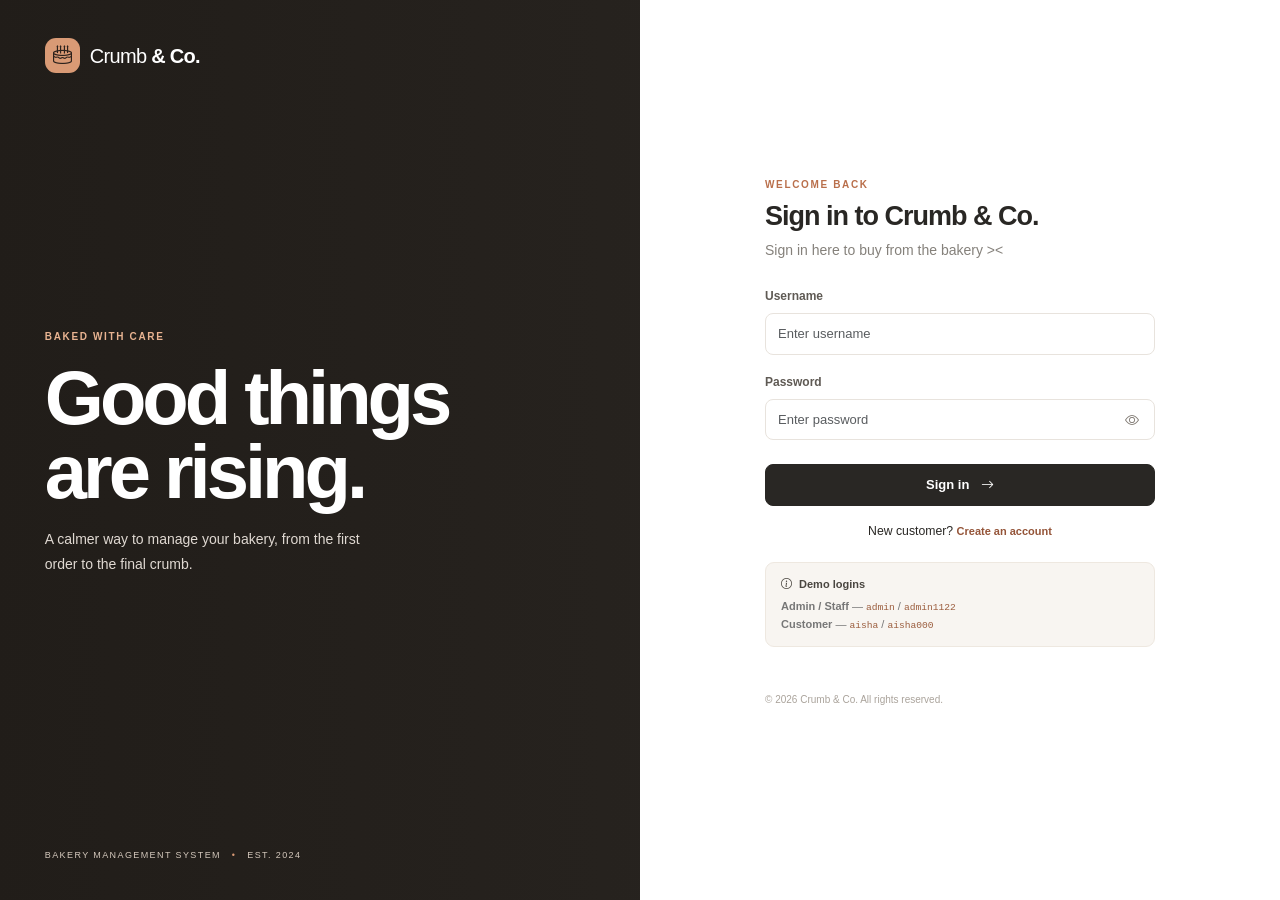
<file: customers.html>
<!doctype html>
<html lang="en">
<head>

  <meta charset="utf-8">

  <meta name="viewport" content="width=device-width, initial-scale=1">

  <title>Customers | Crumb &amp; Co.</title>

  <meta name="description" content="Crumb &amp; Co. customer directory: search, add and manage customers, listed by most recent order.">

  <meta name="author" content="Crumb &amp; Co. Bakery Management System (IMS566 individual project)">

  <meta name="keywords" content="bakery, management system, orders, products, customers, dashboard">

  <meta name="theme-color" content="#242321">

  <link rel="icon" type="image/svg+xml" href="favicon.svg">


  <link href="https://cdn.jsdelivr.net/npm/bootstrap@5.3.3/dist/css/bootstrap.min.css" rel="stylesheet">

  <link href="https://cdn.jsdelivr.net/npm/bootstrap-icons@1.11.3/font/bootstrap-icons.min.css" rel="stylesheet">

  <link rel="stylesheet" href="css/style.css">
</head>

<body data-page="customers">

  <div id="app-shell"></div>

  <main class="main-content">

    <header class="page-heading">
      <div>
        <p class="eyebrow">CUSTOMER DIRECTORY</p>

        <h1>Customers</h1>

        <p class="muted mb-0">Keep customer information organised in one place. Customers with the newest orders appear first.</p>
      </div>

      <button class="btn btn-dark" data-bs-toggle="modal" data-bs-target="#customer-modal">
        <i class="bi bi-plus-lg me-2"></i>Add customer
      </button>
    </header>

    <section class="row g-3 mb-4" aria-label="Summary">

      <div class="col-12 col-md-4">
        <article class="mini-stat">
          <span>Total customers</span>
          <strong id="customers-total">0</strong>
        </article>
      </div>

      <div class="col-12 col-md-4">
        <article class="mini-stat">
          <span>Repeat customers</span>
          <strong id="customers-repeat">0</strong>
        </article>
      </div>

      <div class="col-12 col-md-4">
        <article class="mini-stat">
          <span>Orders recorded</span>
          <strong id="customers-orders">0</strong>
        </article>
      </div>
    </section>

    <section class="panel" aria-label="Customer list">

      <div class="toolbar">

        <div class="search-box">
          <i class="bi bi-search"></i>
          <input id="customer-search" type="search" placeholder="Search name or email..." aria-label="Search customers">
        </div>

      </div>

      <div class="table-responsive">
        <table class="table align-middle data-table">

          <thead>
            <tr>
              <th>Customer</th>
              <th>Email</th>
              <th>Phone</th>
              <th>Orders</th>
              <th class="text-end">Actions</th>
            </tr>
          </thead>

          <tbody id="customers-table"></tbody>
        </table>
      </div>

      <div class="table-bottom">
        <span id="customer-results" class="muted small"></span>
      </div>
    </section>

    <footer class="footer-pro">
      <div class="footer-grid">

        <div>
          <a href="index.html" class="brand brand-dark text-decoration-none">
            <span class="brand-mark"><i class="bi bi-cake2"></i></span>
            <span>Crumb <b>&amp; Co.</b></span>
          </a>

          <p>A calmer way to manage your bakery: products, orders and customers in one workspace.</p>
        </div>

        <nav aria-label="Footer quick links">
          <h2>Quick links</h2>
          <ul class="footer-links">
            <li><a href="index.html">Dashboard</a></li>
            <li><a href="products.html">Products</a></li>
            <li><a href="orders.html">Orders</a></li>
            <li><a href="customers.html">Customers</a></li>
          </ul>
        </nav>

        <div>
          <h2>About this project</h2>
             Education purpose:
            Advanced Web Design Development and Content Management (IMS566)
        </div>
      </div>

      <!-- Maklumat hak cipta dan status sistem -->
      <div class="footer-bottom">
        <span>&copy; <span class="year"></span> Crumb &amp; Co. Bakery Management System</span>
      </div>
    </footer>
  </main>


  <div class="modal fade" id="customer-modal" tabindex="-1" aria-labelledby="customer-modal-title" aria-hidden="true">
    <div class="modal-dialog modal-dialog-centered">
      <div class="modal-content">

        <form id="customer-form">

          <div class="modal-header">
            <div>
              <p class="eyebrow mb-1">CUSTOMER DIRECTORY</p>
              <h2 class="modal-title fs-5" id="customer-modal-title">Add customer</h2>
            </div>

            <button type="button" class="btn-close" data-bs-dismiss="modal" aria-label="Close"></button>
          </div>

          <div class="modal-body">

            <div class="mb-3">
              <label class="form-label" for="customer-fullname">Full name</label>
              <input class="form-control" id="customer-fullname" required maxlength="60">
            </div>

            <div class="mb-3">
              <label class="form-label" for="customer-email">Email address</label>
              <input class="form-control" id="customer-email" type="email" required>
            </div>

            <div>
              <label class="form-label" for="customer-phone">Phone number</label>
              <input class="form-control" id="customer-phone" type="tel" required>
            </div>
          </div>

          <div class="modal-footer">

            <button type="button" class="btn btn-light" data-bs-dismiss="modal">Cancel</button>

            <button class="btn btn-dark" type="submit">Save customer</button>
          </div>
        </form>
      </div>
    </div>
  </div>

  <script src="https://cdn.jsdelivr.net/npm/bootstrap@5.3.3/dist/js/bootstrap.bundle.min.js"></script>

  <script src="js/app.js"></script>

  <script src="js/customers.js"></script>
</body>
</html>
</file>
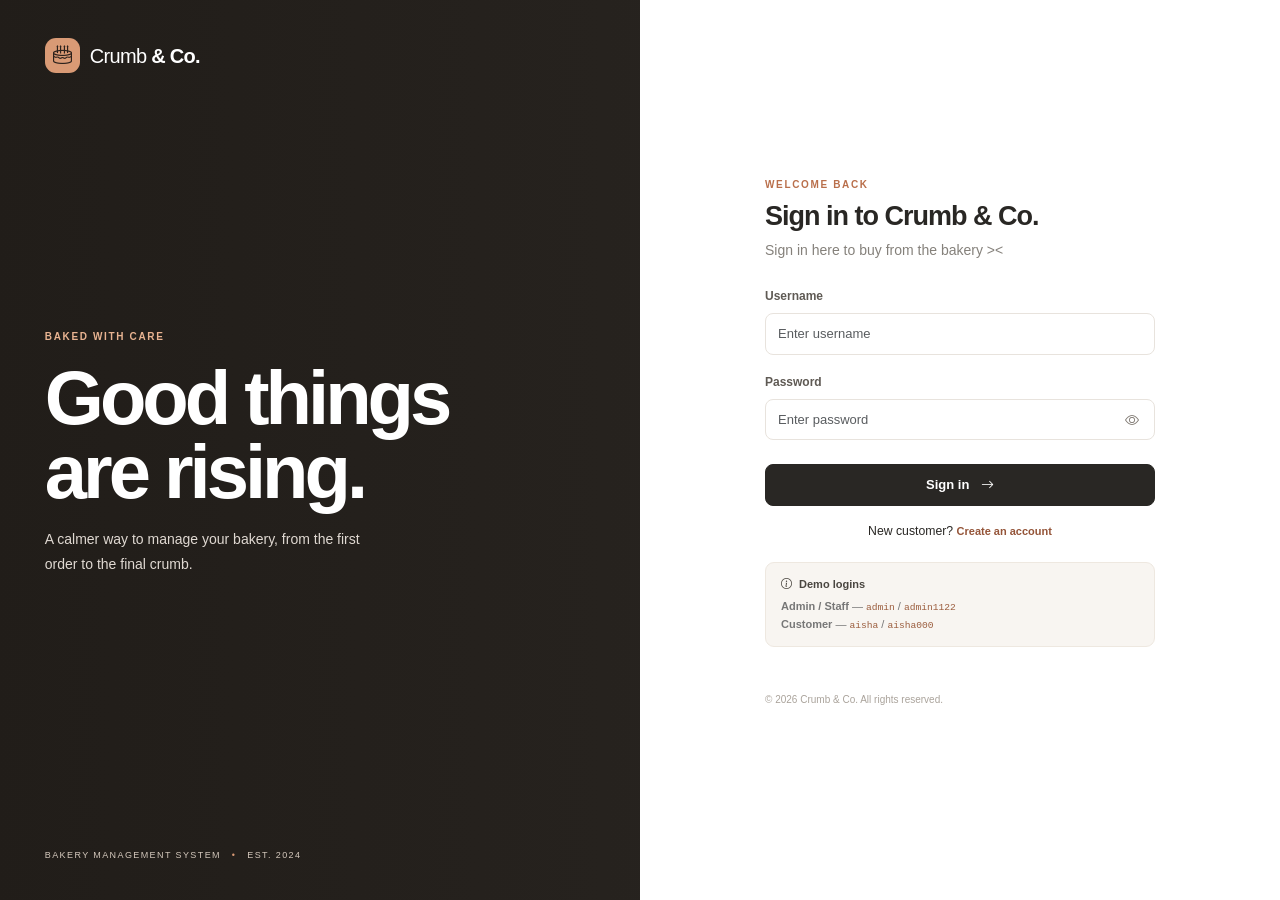
<file: login.html>
<!doctype html>
<html lang="en">
<head>

  <meta charset="utf-8">
  <meta name="viewport" content="width=device-width, initial-scale=1">

  <!-- tajuk website -->
  <title>Sign in | Crumb &amp; Co.</title>

  <!--  description  -->
  <meta name="description" content="Sign in to Crumb &amp; Co.">
  <meta name="author" content="Crumb &amp; Co. Bakery Management System (IMS566 individual project)">
  <meta name="keywords" content="bakery, management system, orders, products, customers, dashboard">
  <meta name="theme-color" content="#242321">

  <link rel="icon" type="image/svg+xml" href="favicon.svg">

  <link href="https://cdn.jsdelivr.net/npm/bootstrap@5.3.3/dist/css/bootstrap.min.css" rel="stylesheet">

  <link href="https://cdn.jsdelivr.net/npm/bootstrap-icons@1.11.3/font/bootstrap-icons.min.css" rel="stylesheet">

  <link rel="stylesheet" href="css/style.css">
</head>

<body class="login-page">

  <!-- MAIN LOGIN LAYOUT -->
  <div class="login-layout">

    <section class="login-art">

      <div class="brand brand-light">
        <span class="brand-mark">
          <i class="bi bi-cake2"></i>
        </span>
        <span>Crumb <b>& Co.</b></span>
      </div>

      <div class="login-art-copy">
        <p class="eyebrow">BAKED WITH CARE</p>
        <h1>Good things<br>are rising.</h1>
        <p>A calmer way to manage your bakery, from the first order to the final crumb.</p>
      </div>

      <!-- Bottom text -->
      <div class="login-art-bottom">
        BAKERY MANAGEMENT SYSTEM <span>•</span> EST. 2024
      </div>

    </section>


    <section class="login-form-side">

      <div class="login-box">

        <!-- mobile display -->
        <div class="brand brand-dark login-mobile-brand">
          <span class="brand-mark">
            <i class="bi bi-cake2"></i>
          </span>
          <span>Crumb <b>& Co.</b></span>
        </div>

        <!-- Login  -->
        <p class="eyebrow">WELCOME BACK</p>
        <h2>Sign in to Crumb & Co.</h2>
        <p class="muted mb-4">Sign in here to buy from the bakery >< </p>


        <div id="login-success" class="alert alert-success d-none" role="alert">
          Account created. Please sign in.
        </div>


        <div id="login-alert" class="alert alert-danger d-none" role="alert"></div>


        <!-- LOGIN FORM  -->
        <form id="login-form" novalidate>

          <!-- USERNAME INPUT -->
          <div class="mb-3">
            <label for="username" class="form-label">Username</label>

            <input
              class="form-control form-control-lg"
              id="username"
              name="username"
              autocomplete="username"
              placeholder="Enter username"
              required>
          </div>


          <!-- PASSWORD INPUT -->
          <div class="mb-4">
            <label for="password" class="form-label">Password</label>

            <div class="password-wrap">

              <!-- Password field -->
              <input
                class="form-control form-control-lg"
                id="password"
                name="password"
                type="password"
                autocomplete="current-password"
                placeholder="Enter password"
                required>

              <button
                type="button"
                class="password-toggle"
                id="toggle-password"
                aria-label="Show password">

                <i class="bi bi-eye"></i>
              </button>

            </div>
          </div>


          <button class="btn btn-dark btn-lg w-100" type="submit">
            Sign in <i class="bi bi-arrow-right ms-2"></i>
          </button>

        </form>


        <p class="text-center mt-3 mb-0 small">
          New customer?
          <a href="register.html" class="text-link">Create an account</a>
        </p>


        <!-- DEMO LOGIN CREDENTIALS -->
        <div class="demo-credentials">

          <strong>
            <i class="bi bi-info-circle me-1"></i> Demo logins
          </strong>

          <!-- Admin demo account -->
          <div>
            <b>Admin / Staff</b> &mdash;
            <code>admin</code> / <code>admin1122</code>
          </div>

          <!-- Customer demo account -->
          <div>
            <b>Customer</b> &mdash;
            <code>aisha</code> / <code>aisha000</code>
          </div>

        </div>


        <p class="login-foot">
          © <span class="year"></span> Crumb & Co. All rights reserved.
        </p>

      </div>
    </section>

  </div>

  <script src="js/app.js"></script>

  <script src="js/auth.js"></script>

</body>
</html>
</file>
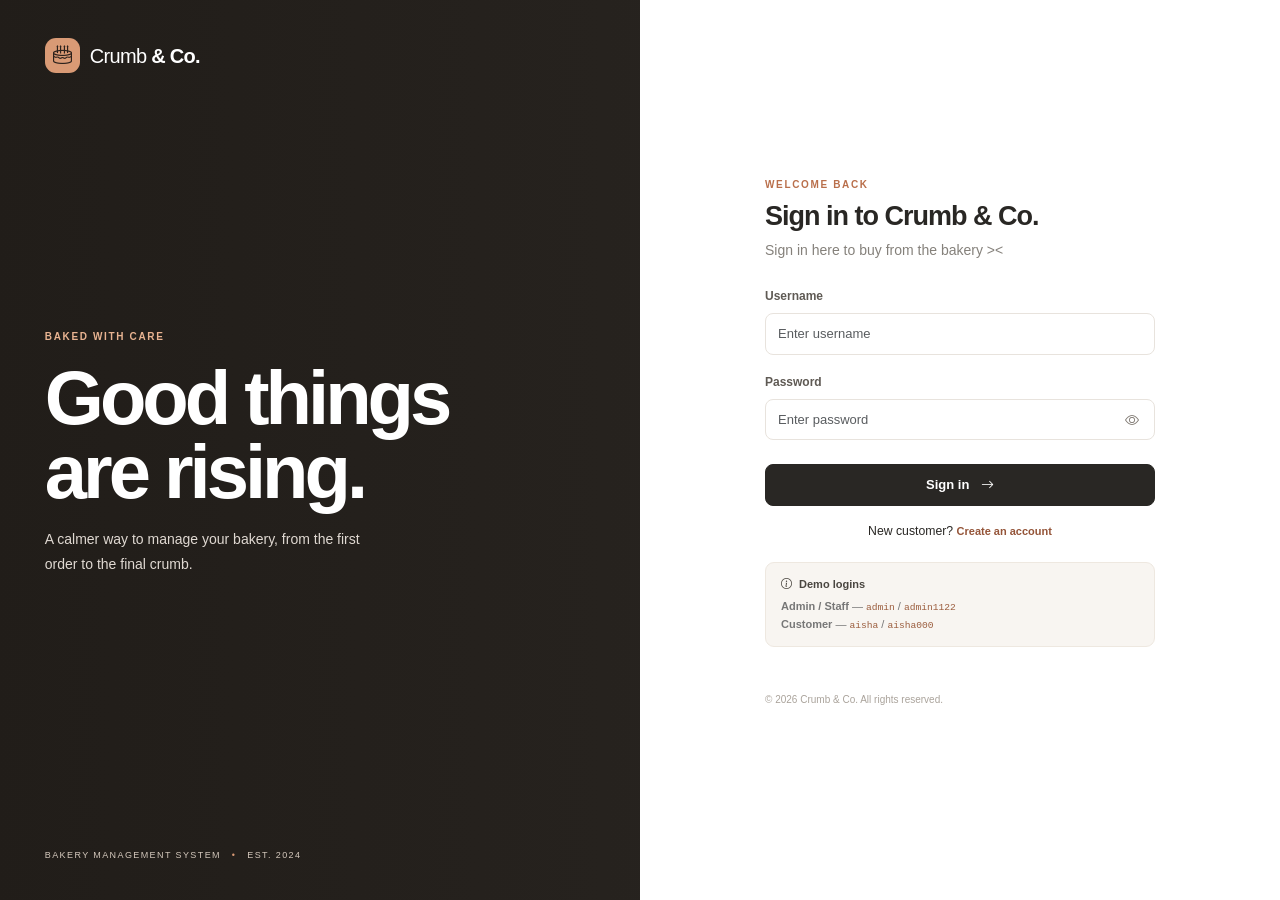
<file: orders.html>
<!doctype html>
<html lang="en">
<head>

  <meta charset="utf-8">

  <meta name="viewport" content="width=device-width, initial-scale=1">

  <title>Orders | Crumb &amp; Co.</title>

  <meta name="description" content="View, search and filter Crumb &amp; Co. customer orders and update their fulfilment status.">

  <meta name="author" content="Crumb &amp; Co. Bakery Management System (IMS566 individual project)">

  <meta name="keywords" content="bakery, management system, orders, products, customers, dashboard">

  <meta name="theme-color" content="#242321">

  <link rel="icon" type="image/svg+xml" href="favicon.svg">

  <link href="https://cdn.jsdelivr.net/npm/bootstrap@5.3.3/dist/css/bootstrap.min.css" rel="stylesheet">

  <link href="https://cdn.jsdelivr.net/npm/bootstrap-icons@1.11.3/font/bootstrap-icons.min.css" rel="stylesheet">

  <link rel="stylesheet" href="css/style.css">
</head>

<body data-page="orders">

  <div id="app-shell"></div>

  <main class="main-content">

    <header class="page-heading">
      <div>

        <p class="eyebrow">SALES &amp; FULFILMENT</p>

        <h1>Orders</h1>

        <p class="muted mb-0">Track customer purchases and update order progress.</p>
      </div>

      <!-- Create Order -->
      <button class="btn btn-dark" data-bs-toggle="modal" data-bs-target="#order-modal">
        <i class="bi bi-plus-lg me-2"></i>Create order
      </button>
    </header>

    <section class="row g-3 mb-4" aria-label="Summary">

      <div class="col-12 col-md-4">
        <article class="mini-stat">
          <span>All orders</span>
          <strong id="orders-all">0</strong>
        </article>
      </div>

      <div class="col-12 col-md-4">
        <article class="mini-stat">
          <span>Pending</span>
          <strong id="orders-pending">0</strong>
        </article>
      </div>

      <div class="col-12 col-md-4">
        <article class="mini-stat">
          <span>Completed</span>
          <strong id="orders-completed">0</strong>
        </article>
      </div>
    </section>

    <section class="panel" aria-label="Order list">

      <div class="toolbar">

        <div class="search-box">
          <i class="bi bi-search"></i>
          <input id="order-search" type="search" placeholder="Search order ID or customer..." aria-label="Search orders">
        </div>

        <select id="status-filter" class="form-select filter-select" aria-label="Filter by status">
          <option value="all">All statuses</option>
          <option>Pending</option>
          <option>Preparing</option>
          <option>Completed</option>
          <option>Cancelled</option>
        </select>
      </div>

      <div class="table-responsive">
        <table class="table align-middle data-table">

          <thead>
            <tr>
              <th>Order ID</th>
              <th>Customer</th>
              <th>Items</th>
              <th>Date</th>
              <th>Total</th>
              <th>Status</th>
              <th class="text-end">Actions</th>
            </tr>
          </thead>

          <tbody id="orders-table"></tbody>
        </table>
      </div>

      <div class="table-bottom">
        <span id="order-results" class="muted small"></span>
      </div>
    </section>

    <footer class="footer-pro">
      <div class="footer-grid">

        <div>
          <a href="index.html" class="brand brand-dark text-decoration-none">
            <span class="brand-mark"><i class="bi bi-cake2"></i></span>
            <span>Crumb <b>&amp; Co.</b></span>
          </a>

          <p>A calmer way to manage your bakery: products, orders and customers in one workspace.</p>
        </div>

        <nav aria-label="Footer quick links">
          <h2>Quick links</h2>
          <ul class="footer-links">
            <li><a href="index.html">Dashboard</a></li>
            <li><a href="products.html">Products</a></li>
            <li><a href="orders.html">Orders</a></li>
            <li><a href="customers.html">Customers</a></li>
          </ul>
        </nav>

        <div>
          <h2>About this project</h2>
            Education purpose:
            Advanced Web Design Development and Content Management (IMS566)
        </div>
      </div>

      <div class="footer-bottom">
        <span>&copy; <span class="year"></span> Crumb &amp; Co. Bakery Management System</span>
        <span>Demo only &middot; no real customer data</span>
      </div>
    </footer>
  </main>


  <div class="modal fade" id="order-modal" tabindex="-1" aria-labelledby="order-modal-title" aria-hidden="true">
    <div class="modal-dialog modal-dialog-centered">
      <div class="modal-content">

        <form id="order-form">


          <div class="modal-header">
            <div>
              <p class="eyebrow mb-1">SALES &amp; FULFILMENT</p>
              <h2 class="modal-title fs-5" id="order-modal-title">Create order</h2>
            </div>


            <button type="button" class="btn-close" data-bs-dismiss="modal" aria-label="Close"></button>
          </div>

          <div class="modal-body">

            <div class="mb-3">
              <label class="form-label" for="customer-name">Customer name</label>
              <input class="form-control" id="customer-name" required maxlength="60">
            </div>

            <div class="mb-3">
              <label class="form-label" for="order-product">Product</label>
              <select class="form-select" id="order-product" required></select>
            </div>

            <div class="row g-3">

              <div class="col-6">
                <label class="form-label" for="order-quantity">Quantity</label>
                <input class="form-control" id="order-quantity" type="number" min="1" step="1" value="1" required>
              </div>

              <div class="col-6">
                <label class="form-label" for="order-status">Status</label>
                <select class="form-select" id="order-status">
                  <option>Pending</option>
                  <option>Preparing</option>
                  <option>Completed</option>
                </select>
              </div>
            </div>

            <div class="order-total-preview mt-3">
              Order total <strong id="order-total-preview">RM 0.00</strong>
            </div>

            <p class="small muted mt-2 mb-0">Creating an order updates the product stock and dashboard totals.</p>
          </div>

          <div class="modal-footer">

            <button type="button" class="btn btn-light" data-bs-dismiss="modal">Cancel</button>

            <button class="btn btn-dark" type="submit">Save order</button>
          </div>
        </form>
      </div>
    </div>
  </div>


  <script src="https://cdn.jsdelivr.net/npm/bootstrap@5.3.3/dist/js/bootstrap.bundle.min.js"></script>

  <script src="js/app.js"></script>

  <script src="js/orders.js"></script>
</body>
</html>
</file>
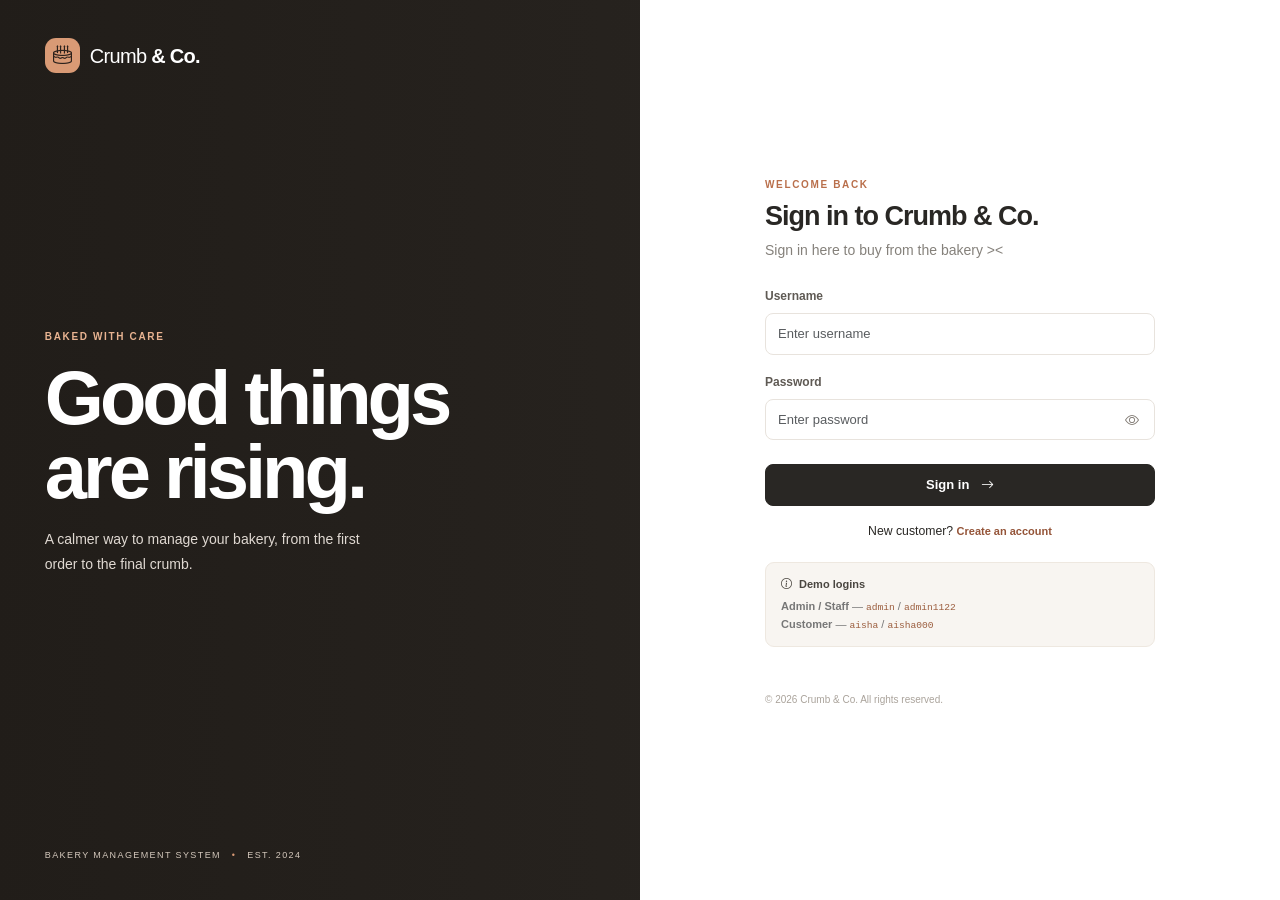
<file: products.html>
<!doctype html>
<html lang="en">
<head>

  <meta charset="utf-8">
  <meta name="viewport" content="width=device-width, initial-scale=1">

  <title>Products | Crumb &amp; Co.</title>

  <meta name="description" content="Manage the Crumb &amp; Co. product catalogue: search, filter, add, edit and delete bakery items.">

  <meta name="author" content="Crumb &amp; Co. Bakery Management System (IMS566 individual project)">

  <meta name="keywords" content="bakery, management system, orders, products, customers, dashboard">

  <meta name="theme-color" content="#242321">

  <link rel="icon" type="image/svg+xml" href="favicon.svg">

  <link href="https://cdn.jsdelivr.net/npm/bootstrap@5.3.3/dist/css/bootstrap.min.css" rel="stylesheet">

  <link href="https://cdn.jsdelivr.net/npm/bootstrap-icons@1.11.3/font/bootstrap-icons.min.css" rel="stylesheet">

  <link rel="stylesheet" href="css/style.css">
</head>

<body data-page="products">

  <div id="app-shell"></div>

  <!--main content halaman Products -->
  <main class="main-content">

    <header class="page-heading">
      <div>

        <p class="eyebrow">CATALOGUE</p>

        <h1>Products</h1>

        <p class="muted mb-0">Manage your bakery menu, prices and stock availability.</p>
      </div>

      <button class="btn btn-dark" data-bs-toggle="modal" data-bs-target="#product-modal" id="add-product-btn">
        <i class="bi bi-plus-lg me-2"></i>Add product
      </button>
    </header>

    <section class="row g-3 mb-4" aria-label="Summary">

      <!-- Jumlah produk -->
      <div class="col-12 col-md-4">
        <article class="mini-stat">
          <span>Total products</span>
          <strong id="products-total">0</strong>
        </article>
      </div>

      <!-- Jumlah produk yang ada -->
      <div class="col-12 col-md-4">
        <article class="mini-stat">
          <span>Available items</span>
          <strong id="products-available">0</strong>
        </article>
      </div>

      <!-- Jumlah produk yang stok rendah -->
      <div class="col-12 col-md-4">
        <article class="mini-stat">
          <span>Low stock items</span>
          <strong id="products-low">0</strong>
        </article>
      </div>
    </section>

    <section class="panel" aria-label="Product list">

      <div class="toolbar">

        <div class="search-box">
          <i class="bi bi-search"></i>
          <input id="product-search" type="search" placeholder="Search product or category..." aria-label="Search products">
        </div>

        <select id="category-filter" class="form-select filter-select" aria-label="Filter by category">
          <option value="all">All categories</option>
          <option>Pastry</option>
          <option>Bread</option>
          <option>Cake</option>
          <option>Cookies</option>
          <option>Drinks</option>
        </select>
      </div>

      <div class="table-responsive">
        <table class="table align-middle data-table">

          <thead>
            <tr>
              <th>Product</th>
              <th>Category</th>
              <th>Price</th>
              <th>Stock</th>
              <th>Status</th>
              <th class="text-end">Actions</th>
            </tr>
          </thead>

          <tbody id="products-table"></tbody>
        </table>
      </div>

      <div class="table-bottom">
        <span id="product-results" class="muted small"></span>
      </div>
    </section>

    <footer class="footer-pro">
      <div class="footer-grid">

        <div>
          <a href="index.html" class="brand brand-dark text-decoration-none">
            <span class="brand-mark"><i class="bi bi-cake2"></i></span>
            <span>Crumb <b>&amp; Co.</b></span>
          </a>

          <p>A calmer way to manage your bakery: products, orders and customers in one workspace.</p>
        </div>

        <nav aria-label="Footer quick links">
          <h2>Quick links</h2>
          <ul class="footer-links">
            <li><a href="index.html">Dashboard</a></li>
            <li><a href="products.html">Products</a></li>
            <li><a href="orders.html">Orders</a></li>
            <li><a href="customers.html">Customers</a></li>
          </ul>
        </nav>

        <div>
             Education purpose:
            Advanced Web Design Development and Content Management (IMS566)
        </div>
      </div>

      <div class="footer-bottom">
        <span>&copy; <span class="year"></span> Crumb &amp; Co. Bakery Management System</span>
      </div>
    </footer>
  </main>

  <div class="modal fade" id="product-modal" tabindex="-1" aria-labelledby="product-modal-title" aria-hidden="true">
    <div class="modal-dialog modal-dialog-centered">
      <div class="modal-content">


        <form id="product-form">

          <div class="modal-header">
            <div>
              <p class="eyebrow mb-1">MENU MANAGEMENT</p>
              <h2 class="modal-title fs-5" id="product-modal-title">Add product</h2>
            </div>

            <button type="button" class="btn-close" data-bs-dismiss="modal" aria-label="Close"></button>
          </div>

          <div class="modal-body">

            <input type="hidden" id="product-id">

            <div class="mb-3">
              <label class="form-label" for="product-name">Product name</label>
              <input class="form-control" id="product-name" required maxlength="60">
            </div>

            <div class="row g-3">

              <div class="col-6">
                <label class="form-label" for="product-category">Category</label>
                <select class="form-select" id="product-category">
                  <option>Pastry</option>
                  <option>Bread</option>
                  <option>Cake</option>
                  <option>Cookies</option>
                  <option>Drinks</option>
                </select>
              </div>

              <div class="col-6">
                <label class="form-label" for="product-price">Price (RM)</label>
                <input class="form-control" id="product-price" type="number" min="0.01" step="0.01" required>
              </div>
            </div>

            <div class="mt-3">
              <label class="form-label" for="product-stock">Stock quantity</label>
              <input class="form-control" id="product-stock" type="number" min="0" step="1" required>
            </div>
          </div>

          <div class="modal-footer">

            <button type="button" class="btn btn-light" data-bs-dismiss="modal">Cancel</button>

            <button class="btn btn-dark" type="submit">Save product</button>
          </div>
        </form>
      </div>
    </div>
  </div>


  <script src="https://cdn.jsdelivr.net/npm/bootstrap@5.3.3/dist/js/bootstrap.bundle.min.js"></script>

  <script src="js/app.js"></script>

  <script src="js/products.js"></script>
</body>
</html>
</file>
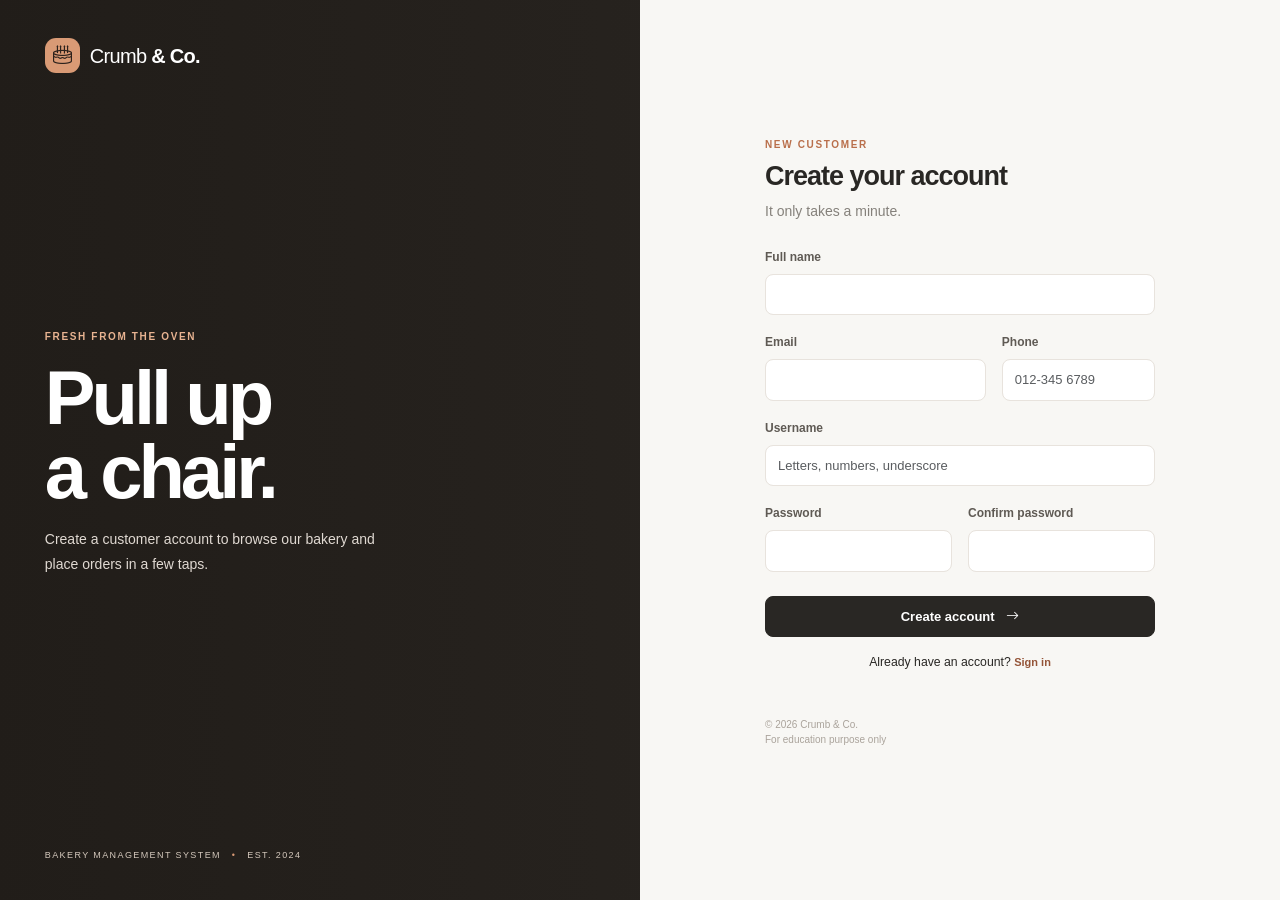
<file: register.html>
<!doctype html>
<html lang="en">
<head>

  <meta charset="utf-8">
  <meta name="viewport" content="width=device-width, initial-scale=1">

  <title>Create account | Crumb &amp; Co.</title>

  <meta name="description" content="Create a customer account to browse and order from Crumb &amp; Co.">

  <meta name="author" content="Crumb &amp; Co. Bakery Management System (IMS566 individual project)">
  <meta name="keywords" content="bakery, management system, orders, products, customers, dashboard">
  <meta name="theme-color" content="#242321">


  <link rel="icon" type="image/svg+xml" href="favicon.svg">

  <link href="https://cdn.jsdelivr.net/npm/bootstrap@5.3.3/dist/css/bootstrap.min.css" rel="stylesheet">

  <link href="https://cdn.jsdelivr.net/npm/bootstrap-icons@1.11.3/font/bootstrap-icons.min.css" rel="stylesheet">

  <link rel="stylesheet" href="css/style.css">

</head>


  <!-- MAIN REGISTER LAYOUT -->
  <div class="login-layout">


    <section class="login-art">

      <!-- Logo dan nama bakery -->
      <div class="brand brand-light">

        <span class="brand-mark">
          <i class="bi bi-cake2"></i>
        </span>

        <span>Crumb <b>& Co.</b></span>

      </div>


      <div class="login-art-copy">

        <p class="eyebrow">FRESH FROM THE OVEN</p>

        <h1>Pull up<br>a chair.</h1>

        <p>
          Create a customer account to browse our bakery
          and place orders in a few taps.
        </p>

      </div>

      <div class="login-art-bottom">
        BAKERY MANAGEMENT SYSTEM <span>•</span> EST. 2024
      </div>

    </section>

    <!-- RIGHT SIDE: REGISTRATION FORM -->

    <section class="login-form-side">

      <div class="login-box">


        <div class="brand brand-dark login-mobile-brand">

          <span class="brand-mark">
            <i class="bi bi-cake2"></i>
          </span>

          <span>Crumb <b>& Co.</b></span>

        </div>


        <p class="eyebrow">NEW CUSTOMER</p>

        <h2>Create your account</h2>

        <p class="muted mb-4">It only takes a minute.</p>


        <!-- ERROR MESSAGE -->
        <div
          id="register-alert"
          class="alert alert-danger d-none"
          role="alert">
        </div>


        <!-- REGISTRATION FORM -->
        <form id="register-form" novalidate>


          <div class="mb-3">

            <label for="reg-name" class="form-label">
              Full name
            </label>

            <input
              class="form-control"
              id="reg-name"
              autocomplete="name"
              maxlength="60"
              required>

          </div>


          <div class="row g-3 mb-3">

            <div class="col-12 col-sm-7">

              <label for="reg-email" class="form-label">
                Email
              </label>

              <input
                class="form-control"
                id="reg-email"
                type="email"
                autocomplete="email"
                required>

            </div>


            <div class="col-12 col-sm-5">

              <label for="reg-phone" class="form-label">
                Phone
              </label>

              <input
                class="form-control"
                id="reg-phone"
                type="tel"
                autocomplete="tel"
                placeholder="012-345 6789">

            </div>

          </div>

          <div class="mb-3">

            <label for="reg-username" class="form-label">
              Username
            </label>

            <input
              class="form-control"
              id="reg-username"
              autocomplete="username"
              minlength="3"
              maxlength="20"
              placeholder="Letters, numbers, underscore"
              required>

          </div>

          <div class="row g-3 mb-4">

            <div class="col-12 col-sm-6">

              <label for="reg-password" class="form-label">
                Password
              </label>

              <input
                class="form-control"
                id="reg-password"
                type="password"
                autocomplete="new-password"
                minlength="6"
                required>

            </div>

            <div class="col-12 col-sm-6">

              <label for="reg-confirm" class="form-label">
                Confirm password
              </label>

              <input
                class="form-control"
                id="reg-confirm"
                type="password"
                autocomplete="new-password"
                required>

            </div>

          </div>


          <button
            class="btn btn-dark btn-lg w-100"
            type="submit">

            Create account
            <i class="bi bi-arrow-right ms-2"></i>

          </button>

        </form>

        <!-- REGISTRATION FORM END -->


        <p class="text-center mt-3 mb-0 small">

          Already have an account?

          <a href="login.html" class="text-link">
            Sign in
          </a>

        </p>


        <p class="login-foot">

          © <span class="year"></span> Crumb & Co. <br>
          
            For education purpose only

        </p>


      </div>
    </section>

  </div>


  <script src="js/app.js"></script>

  <script src="js/register.js"></script>

</body>
</html>
</file>
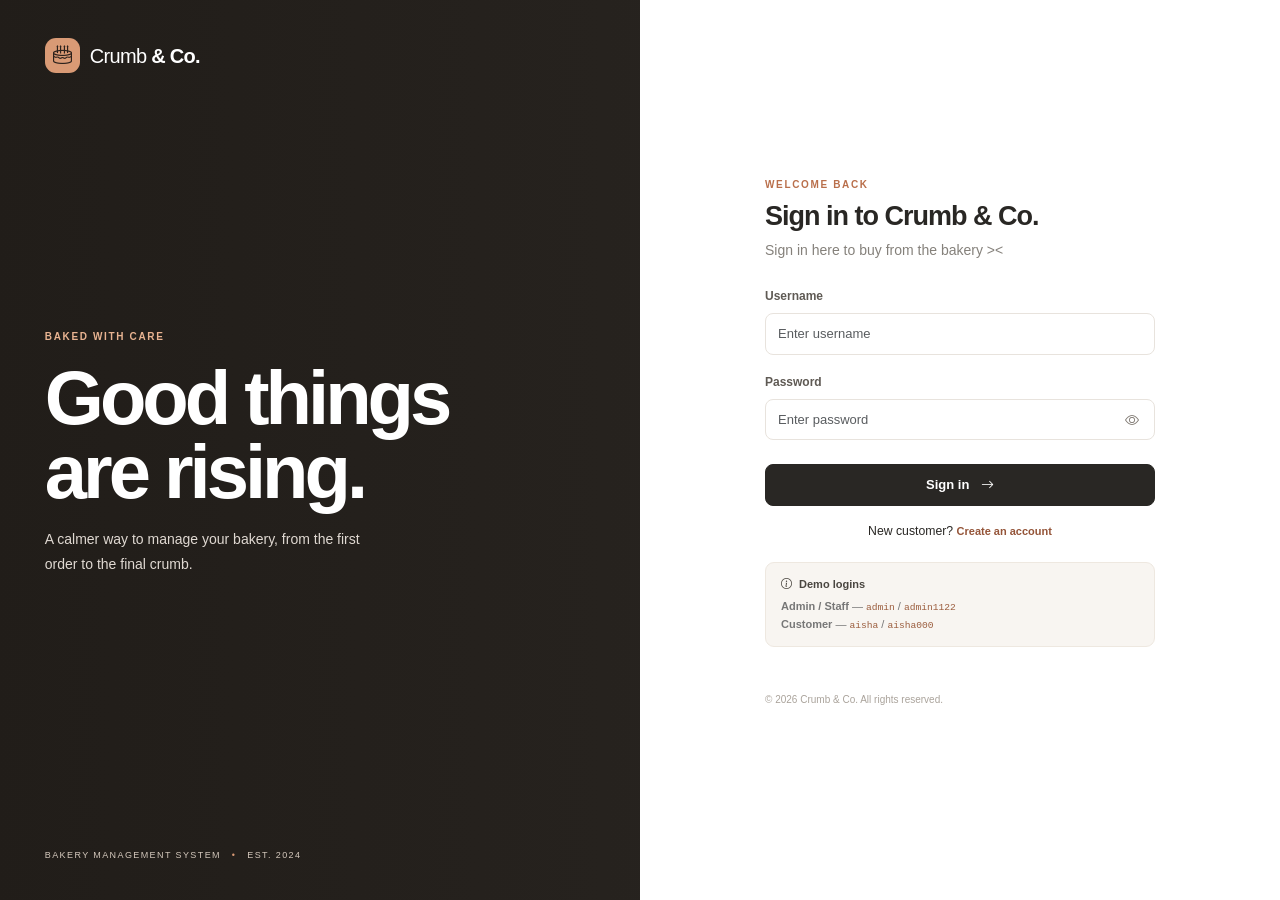
<file: shop.html>
<!doctype html>
<html lang="en">
<head>


  <meta charset="utf-8">
  <meta name="viewport" content="width=device-width, initial-scale=1">

  <title>Shop | Crumb &amp; Co.</title>

  <meta name="description" content="Browse fresh pastries, bread, cakes and drinks from Crumb &amp; Co. and place your order online.">

  <meta name="author" content="Crumb &amp; Co. Bakery Management System (IMS566 individual project)">
  <meta name="keywords" content="bakery, management system, orders, products, customers, dashboard">
  <meta name="theme-color" content="#242321">

  <link rel="icon" type="image/svg+xml" href="favicon.svg">

  <link href="https://cdn.jsdelivr.net/npm/bootstrap@5.3.3/dist/css/bootstrap.min.css" rel="stylesheet">

  <link href="https://cdn.jsdelivr.net/npm/bootstrap-icons@1.11.3/font/bootstrap-icons.min.css" rel="stylesheet">

  <link rel="stylesheet" href="css/style.css">

</head>



<body data-role="customer" class="shop-body">

  <header class="shop-nav">

    <div class="shop-nav-inner">

      <a href="shop.html" class="brand brand-dark text-decoration-none">

        <span class="brand-mark">
          <i class="bi bi-cake2"></i>
        </span>

        <span>Crumb <b>& Co.</b></span>

      </a>


      <nav class="shop-links" aria-label="Customer navigation">

        <a href="#menu">Menu</a>

        <a href="#my-orders">My orders</a>

        <a href="#profile">My profile</a>

      </nav>


      <!-- CUSTOMER INFORMATION AND LOGOUT -->
      <div class="shop-user">

        <span class="avatar" id="shop-avatar">C</span>

        <span id="shop-name" class="shop-user-name"></span>

        <button class="btn btn-outline-dark btn-sm" id="shop-logout">

          <i class="bi bi-box-arrow-right me-1"></i>
          Sign out

        </button>

      </div>

    </div>
  </header>

  <main class="shop-main">


    <!-- SECTION -->

    <section class="shop-hero" aria-labelledby="shop-greeting">

      <p class="eyebrow">WELCOME</p>

      <h1 id="shop-greeting">Fresh from the oven</h1>

      <p class="muted mb-0">
        Browse today's bakes and place an order.
        We'll start preparing it right away.
      </p>

    </section>


    <div id="shop-alert" class="alert alert-success d-none" role="status"></div>


    <!-- PRODUCT MENU SECTION -->
    <section id="menu" class="mb-5">


      <div class="toolbar">

        <div class="search-box">

          <i class="bi bi-search"></i>

          <input
            id="shop-search"
            type="search"
            class="form-control"
            placeholder="Search bakes..."
            aria-label="Search products">

        </div>


        <!-- CATEGORY FILTER -->
        <select
          id="shop-category"
          class="form-select filter-select"
          aria-label="Filter by category">

          <option value="all">All categories</option>

          <option>Pastry</option>
          <option>Bread</option>
          <option>Cake</option>
          <option>Cookies</option>
          <option>Drinks</option>

        </select>

      </div>


      <!-- PRODUCT DISPLAY AREA -->
      <div class="row g-3" id="shop-grid"></div>

      <p id="shop-results" class="muted small mt-3"></p>

    </section>


    <!-- ORDERS SECTION -->
    <section id="my-orders" class="panel">

      <div class="panel-heading">

        <div>
          <h2>My orders</h2>
          <p>Your order history and current status</p>
        </div>

      </div>

      <div class="table-responsive">

        <table class="table align-middle data-table">

          <thead>
            <tr>

              <th>Order ID</th>
              <th>Items</th>
              <th>Date</th>
              <th>Total</th>
              <th>Status</th>

              <th class="text-end">Action</th>

            </tr>
          </thead>

          <tbody id="my-orders-table"></tbody>

        </table>

      </div>

    </section>


    <!-- PROFILE SECTION -->
    <section id="profile" class="panel mt-4">

      <div class="panel-heading">

        <div>
          <h2>My profile</h2>
          <p>Update your contact details and password</p>
        </div>

        <span class="subtle-tag" id="profile-username"></span>

      </div>

      <div id="profile-alert" class="alert d-none" role="alert"></div>


      <form id="profile-form" novalidate>


        <!-- PERSONAL INFORMATION -->
        <div class="row g-3">

          <div class="col-12 col-md-4">

            <label class="form-label" for="pf-name">
              Full name
            </label>

            <input
              class="form-control"
              id="pf-name"
              maxlength="60"
              autocomplete="name"
              required>

          </div>

          <div class="col-12 col-md-5">

            <label class="form-label" for="pf-email">
              Email
            </label>

            <input
              class="form-control"
              id="pf-email"
              type="email"
              autocomplete="email"
              required>

          </div>


          <div class="col-12 col-md-3">

            <label class="form-label" for="pf-phone">
              Phone
            </label>

            <input
              class="form-control"
              id="pf-phone"
              type="tel"
              autocomplete="tel">

          </div>

        </div>


        <hr class="my-4" style="border-color:var(--line)">


        <!-- CHANGE PASSWORD SECTION -->
        <p class="eyebrow mb-3">CHANGE PASSWORD (OPTIONAL)</p>


        <div class="row g-3">

          <div class="col-12 col-md-4">

            <label class="form-label" for="pf-current">
              Current password
            </label>

            <input
              class="form-control"
              id="pf-current"
              type="password"
              autocomplete="current-password">

          </div>


          <!-- NEW PASSWORD -->
          <div class="col-12 col-md-4">

            <label class="form-label" for="pf-new">
              New password
            </label>

            <input
              class="form-control"
              id="pf-new"
              type="password"
              autocomplete="new-password"
              minlength="6">

          </div>

          <div class="col-12 col-md-4">

            <label class="form-label" for="pf-confirm">
              Confirm new password
            </label>

            <input
              class="form-control"
              id="pf-confirm"
              type="password"
              autocomplete="new-password">

          </div>

        </div>


        <!-- SAVE PROFILE BUTTON -->
        <div class="mt-4">

          <button class="btn btn-dark" type="submit">

            <i class="bi bi-check2 me-2"></i>
            Save changes

          </button>

        </div>

      </form>

    </section>


    <footer class="footer-pro">

      <div class="footer-grid">

        <div>

          <a href="shop.html" class="brand brand-dark text-decoration-none">

            <span class="brand-mark">
              <i class="bi bi-cake2"></i>
            </span>

            <span>Crumb <b>&amp; Co.</b></span>

          </a>

          <p>
            Baked fresh daily. Browse the menu, place an order
            and track it from your account.
          </p>

        </div>


        <nav aria-label="Footer quick links">

          <h2>Quick links</h2>

          <ul class="footer-links">

            <li><a href="#menu">Menu</a></li>
            <li><a href="#my-orders">My orders</a></li>
            <li><a href="#profile">My profile</a></li>

          </ul>

        </nav>

        <div>

          <h2>About this project</h2>

          <p>
          Education purpose:
            Advanced Web Design Development and Content Management (IMS566)
          </p>

        </div>

      </div>


      <div class="footer-bottom">

        <span>
          &copy; <span class="year"></span>
          Crumb &amp; Co. Bakery Management System
        </span>

      </div>

    </footer>

  </main> 



  <div
    class="modal fade"
    id="buy-modal"
    tabindex="-1"
    aria-labelledby="buy-title"
    aria-hidden="true">

    <div class="modal-dialog modal-dialog-centered">

      <div class="modal-content">

        <form id="buy-form">


          <!-- MODAL HEADER -->
          <div class="modal-header">

            <div>

              <p class="eyebrow mb-1">PLACE ORDER</p>

              <h2 class="modal-title fs-5" id="buy-title">
                Order
              </h2>

            </div>
            <button
              type="button"
              class="btn-close"
              data-bs-dismiss="modal"
              aria-label="Close">
            </button>

          </div>

          <div class="modal-body">

            <input type="hidden" id="buy-id">


            <p class="muted" id="buy-meta"></p>

            <label class="form-label" for="buy-qty">
              Quantity
            </label>


            <input
              class="form-control mb-3"
              id="buy-qty"
              type="number"
              min="1"
              step="1"
              value="1"
              required>


            <!-- ORDER TOTAL PREVIEW -->
            <div class="order-total-preview">

              <span>Order total</span>

              <strong id="buy-total">RM 0.00</strong>

            </div>

          </div>


          <div class="modal-footer">

            <!-- Button untuk cancel order -->
            <button
              type="button"
              class="btn btn-light"
              data-bs-dismiss="modal">
              Cancel
            </button>


            <!-- Button untuk confirm order -->
            <button class="btn btn-dark" type="submit">
              Confirm order
            </button>

          </div>

        </form>

      </div>
    </div>
  </div>


  <script src="https://cdn.jsdelivr.net/npm/bootstrap@5.3.3/dist/js/bootstrap.bundle.min.js"></script>


  <script src="js/app.js"></script>


  <script src="js/shop.js"></script>

</body>
</html>
</file>
<file: css/style.css>
:root {
  --ink: #292724;
  --muted: #85817b;
  --line: #eeeae4;
  --paper: #f8f7f4;
  --white: #fff;
  --accent: #b96f4b;
  --accent-dark: #945438;
  --nav: #242321;
  --green: #34765a;
  --red: #b94c45;
  --shadow: 0 8px 30px rgba(44,38,31,.045);
}

/*  Base & reset  */
* {
  box-sizing: border-box;
}
body {
  margin: 0;
  background: var(--paper);
  color: var(--ink);
  font-family: Inter,-apple-system,BlinkMacSystemFont,"Segoe UI",sans-serif;
  font-size: 14px;
}

/*  sidebar navigation  */
.sidebar {
  width: 250px;
  position: fixed;
  inset: 0 auto 0 0;
  background: var(--nav);
  color: #fff;
  padding: 27px 18px;
  display: flex;
  flex-direction: column;
  z-index: 1020;
}
#app-shell {
  display: contents;
}
.sidebar-top {
  display: flex;
  align-items: center;
  justify-content: space-between;
}
.sidebar-menu {
  display: flex;
  flex-direction: column;
  flex: 1;
  min-height: 0;
  overflow-y: auto;
}
.nav-toggle {
  display: none; /* shown on mobile only */
  place-items: center;
  height: 38px;
  width: 42px;
  border: 1px solid #4a4743;
  border-radius: 9px;
  background: transparent;
  color: #fff;
  font-size: 22px;
}
.nav-toggle:hover,
.nav-toggle:focus-visible {
  background: #3a3835;
}
.brand {
  display: flex;
  align-items: center;
  gap: 10px;
  font-size: 20px;
  font-weight: 500;
  letter-spacing: -.7px;
}
.brand b {
  font-weight: 800;
}
.brand-mark {
  height: 35px;
  width: 35px;
  border-radius: 11px;
  background: #d99a75;
  color: #2b211c;
  display: grid;
  place-items: center;
  font-size: 19px;
}
.brand-light {
  color: #fff;
}
.brand-dark {
  color: var(--ink);
}
.side-label {
  font-size: 10px;
  letter-spacing: 1.5px;
  color: #88847f;
  font-weight: 700;
  margin: 42px 12px 13px;
}
.side-nav {
  display: grid;
  gap: 5px;
}
.side-nav a {
  color: #bcb8b2;
  text-decoration: none;
  padding: 12px 13px;
  border-radius: 9px;
  display: flex;
  gap: 13px;
  align-items: center;
  transition: .2s;
}
.side-nav a i {
  font-size: 17px;
}
.side-nav a:hover,
.side-nav a.active {
  background: #3a3835;
  color: #fff;
}
.side-nav a.active {
  box-shadow: inset 3px 0 #d99a75;
}
.sidebar-bottom {
  margin-top: auto;
  border-top: 1px solid #41403d;
  padding-top: 18px;
}
.profile-row {
  display: flex;
  align-items: center;
  gap: 10px;
  padding: 5px 7px;
}
.avatar {
  width: 34px;
  height: 34px;
  flex: 0 0 34px;
  border-radius: 50%;
  background: #f0d7c7;
  color: #70462f;
  display: grid;
  place-items: center;
  font-weight: 700;
}
.profile-name {
  font-size: 12px;
  font-weight: 650;
  color: #fff;
}
.profile-role {
  font-size: 11px;
  color: #aaa5a0;
}
.logout-link {
  margin: 12px 0 0 7px;
  color: #c4bfba;
  background: none;
  border: 0;
  font-size: 12px;
}

/*  main content & page heading  */
.main-content {
  margin-left: 250px;
  padding: 34px 38px 20px;
  max-width: 1600px;
  min-height: 100vh;
}
.page-heading {
  display: flex;
  justify-content: space-between;
  align-items: center;
  gap: 20px;
  margin-bottom: 28px;
}
.page-heading h1 {
  font-size: 30px;
  letter-spacing: -1.2px;
  font-weight: 750;
  margin: 0 0 7px;
}
.eyebrow {
  font-size: 10px;
  font-weight: 800;
  letter-spacing: 1.65px;
  color: var(--accent);
  margin: 0 0 8px;
}
.muted {
  color: var(--muted);
}
.heading-actions {
  display: flex;
  align-items: center;
  gap: 13px;
}
.date-chip,
.subtle-tag {
  background: #fff;
  border: 1px solid var(--line);
  border-radius: 8px;
  padding: 10px 12px;
  color: #716c66;
  font-size: 12px;
}
.date-chip i {
  margin-right: 6px;
}
.btn-dark {
  background: #292724;
  border-color: #292724;
  border-radius: 8px;
  padding: 10px 16px;
  font-size: 13px;
  font-weight: 650;
}
.btn-dark:hover {
  background: #4b4741;
  border-color: #4b4741;
}

/*  Cards, panels and dashboard stats  */
.stat-card,
.mini-stat,
.panel {
  background: #fff;
  border: 1px solid var(--line);
  border-radius: 13px;
  box-shadow: var(--shadow);
}
.stat-card {
  padding: 19px 20px;
  height: 100%;
}
.stat-top {
  display: flex;
  justify-content: space-between;
  align-items: center;
  color: #77716a;
  font-size: 12px;
  font-weight: 600;
}
.stat-icon {
  height: 36px;
  width: 36px;
  display: grid;
  place-items: center;
  border-radius: 10px;
  font-size: 17px;
}
.peach {
  background: #f8e8df;
  color: #a45f3d;
}
.lavender {
  background: #eeeaf7;
  color: #78649f;
}
.mint {
  background: #e4f1e9;
  color: #4d8765;
}
.butter {
  background: #f8f0d9;
  color: #a17c28;
}
.stat-card h2 {
  font-size: 27px;
  letter-spacing: -.8px;
  font-weight: 750;
  margin: 15px 0 6px;
}
.stat-note {
  font-size: 11px;
  color: #969089;
  margin: 0;
}
.positive {
  color: var(--green);
  font-weight: 700;
  margin-right: 5px;
}
.panel {
  padding: 21px 22px;
}
.panel-heading {
  display: flex;
  justify-content: space-between;
  align-items: flex-start;
  gap: 15px;
  margin-bottom: 18px;
}
.panel-heading h2 {
  font-size: 15px;
  font-weight: 750;
  margin: 0 0 5px;
}
.panel-heading p {
  font-size: 11px;
  color: var(--muted);
  margin: 0;
}

/*  Charts  */
.chart-wrap {
  height: 260px;
  position: relative;
}
.doughnut-wrap {
  height: 205px;
}
.chart-legend {
  display: grid;
  grid-template-columns: 1fr 1fr;
  gap: 8px 12px;
  margin-top: 15px;
}
.legend-item {
  font-size: 10px;
  color: #777;
  display: flex;
  align-items: center;
  gap: 7px;
}
.legend-dot {
  width: 7px;
  height: 7px;
  border-radius: 50%;
}
.text-link {
  color: var(--accent-dark);
  font-size: 11px;
  font-weight: 700;
  text-decoration: none;
}
.text-link:hover {
  text-decoration: underline;
}

/*  Data tables & status pills */
.data-table {
  font-size: 12px;
  margin: 0;
  white-space: nowrap;
}
.data-table thead th {
  font-size: 10px;
  text-transform: uppercase;
  letter-spacing: .8px;
  color: #969089;
  font-weight: 750;
  border-bottom: 1px solid var(--line);
  padding: 12px 14px;
}
.data-table tbody td {
  padding: 13px 14px;
  border-color: #f2efeb;
  color: #55514c;
}
.data-table tbody tr:last-child td {
  border-bottom: 0;
}
.product-cell {
  display: flex;
  align-items: center;
  gap: 10px;
  font-weight: 700;
  color: #34312d;
}
.product-thumb {
  height: 34px;
  width: 34px;
  border-radius: 9px;
  background: #f7e9df;
  color: #a96a4a;
  display: grid;
  place-items: center;
  font-size: 16px;
}
.status-pill {
  display: inline-flex;
  padding: 5px 9px;
  border-radius: 30px;
  font-size: 10px;
  font-weight: 750;
}
.status-completed {
  background: #e8f3ec;
  color: #397454;
}
.status-pending {
  background: #fff2dc;
  color: #9b7229;
}
.status-preparing {
  background: #eaf0fb;
  color: #5674a5;
}
.status-cancelled {
  background: #fbe9e7;
  color: #a64e48;
}


/*  Mini stats, toolbars & form controls  */
.mini-stat {
  padding: 17px 20px;
  display: flex;
  justify-content: space-between;
  align-items: center;
}
.mini-stat span {
  color: #817b74;
  font-size: 12px;
}
.mini-stat strong {
  font-size: 24px;
  letter-spacing: -.7px;
}
.toolbar {
  display: flex;
  justify-content: space-between;
  gap: 12px;
  padding: 0 0 17px;
}
.search-box {
  position: relative;
  max-width: 330px;
  flex: 1;
}
.search-box i {
  position: absolute;
  left: 13px;
  top: 11px;
  color: #9b958e;
}
.search-box input {
  padding-left: 36px;
}
.form-control,
.form-select {
  border-color: #e8e3dd;
  border-radius: 8px;
  font-size: 13px;
  padding: 10px 12px;
}
.form-control:focus,
.form-select:focus {
  border-color: #c88d6e;
  box-shadow: 0 0 0 .2rem rgba(185,111,75,.12);
}
.filter-select {
  max-width: 180px;
}
.table-bottom {
  padding-top: 13px;
}
.action-btn {
  border: 1px solid #ece7e1;
  background: #fff;
  border-radius: 7px;
  padding: 5px 8px;
  color: #6e6861;
}
.action-btn:hover {
  background: #f8f5f1;
}
.action-btn.danger:hover {
  color: var(--red);
  background: #fff2f0;
}

/*  Modals  */
.modal-content {
  border: 0;
  border-radius: 14px;
  box-shadow: 0 20px 60px #1e1a1730;
}
.modal-header,
.modal-footer {
  border-color: var(--line);
  padding: 18px 22px;
}
.modal-body {
  padding: 22px;
}
.form-label {
  font-size: 12px;
  font-weight: 700;
  color: #5f5a54;
}
.order-total-preview {
  display: flex;
  justify-content: space-between;
  background: #f8f5f1;
  border-radius: 8px;
  padding: 13px;
  font-size: 12px;
}
.order-total-preview strong {
  font-size: 15px;
}

/*  Login & register pages  */
.login-page {
  background: #fff;
}
.login-layout {
  min-height: 100vh;
  display: grid;
  grid-template-columns: 1fr 1fr;
}
.login-art {
  background: #2d2925 url("https://images.unsplash.com/photo-1509440159596-0249088772ff?auto=format&fit=crop&w=1400&q=85") center/cover;
  position: relative;
  padding: 38px 7%;
  display: flex;
  flex-direction: column;
  color: #fff;
  isolation: isolate;
}
.login-art:before {
  content: "";
  position: absolute;
  inset: 0;
  background: linear-gradient(90deg,rgba(31,27,23,.85),rgba(31,27,23,.48));
  z-index: -1;
}
.login-art-copy {
  margin: auto 0;
  max-width: 440px;
}
.login-art-copy h1 {
  font-size: clamp(48px,6vw,76px);
  line-height: .98;
  letter-spacing: -4px;
  font-weight: 800;
  margin: 17px 0;
}
.login-art-copy p:last-child {
  color: #e0d9d2;
  max-width: 350px;
  line-height: 1.8;
}
.login-art .eyebrow {
  color: #e8b391;
}
.login-art-bottom {
  font-size: 9px;
  letter-spacing: 1.4px;
  color: #d5c9bd;
}
.login-art-bottom span {
  padding: 0 7px;
  color: #d99a75;
}
.login-form-side {
  display: grid;
  place-items: center;
  padding: 40px;
}
.login-box {
  width: min(100%,390px);
}
.login-box h2 {
  font-size: 27px;
  font-weight: 750;
  letter-spacing: -1px;
}
.login-box .form-control {
  font-size: 13px;
}
.password-wrap {
  position: relative;
}
.password-wrap input {
  padding-right: 45px;
}
.password-toggle {
  position: absolute;
  right: 8px;
  top: 7px;
  border: 0;
  background: none;
  color: #817b74;
  padding: 5px 8px;
}
.demo-credentials {
  background: #f8f5f1;
  border: 1px solid #eee8e0;
  border-radius: 9px;
  padding: 13px 15px;
  margin-top: 22px;
  font-size: 11px;
  color: #777;
}
.demo-credentials strong {
  display: block;
  color: #4a4640;
  margin-bottom: 6px;
}
.demo-credentials code {
  color: #9b5d3e;
}
.login-foot {
  font-size: 10px;
  color: #aaa39b;
  margin-top: 45px;
}
.login-mobile-brand {
  display: none;
  margin-bottom: 40px;
}

/* ===== Empty states ===== */
.empty-state {
  text-align: center;
  padding: 30px;
  color: #969089;
}
.empty-state i {
  font-size: 25px;
  display: block;
  margin-bottom: 8px;
}
@media(max-width:1000px) {
  .sidebar {
    width: 215px;
  }
  .main-content {
    margin-left: 215px;
    padding: 28px 24px;
  }
  .login-art-copy h1 {
    font-size: 55px;
  }
}
@media(max-width:760px) {
  .sidebar {
    position: sticky;
    top: 0;
    width: 100%;
    height: auto;
    padding: 12px 15px;
    display: block;
  }
  .sidebar .brand {
    font-size: 17px;
  }
  .sidebar .brand-mark {
    height: 31px;
    width: 31px;
  }
  .nav-toggle {
    display: grid;
  }
  .sidebar-menu {
    display: none;
    max-height: calc(100vh - 72px);
    padding-top: 6px;
  }
  .sidebar.open .sidebar-menu {
    display: flex;
  }
  .side-label {
    margin: 18px 12px 10px;
  }
  .sidebar-bottom {
    margin-top: 16px;
  }
  .main-content {
    margin: 0;
    padding: 25px 16px 15px;
  }
  .page-heading {
    align-items: flex-start;
    flex-direction: column;
    margin-bottom: 22px;
  }
  .page-heading h1 {
    font-size: 27px;
  }
  .heading-actions {
    width: 100%;
    justify-content: space-between;
  }
  .panel {
    padding: 17px 14px;
  }
  .panel-heading {
    align-items: flex-start;
  }
  .chart-wrap {
    height: 230px;
  }
  .toolbar {
    flex-direction: column;
  }
  .search-box {
    max-width: none;
  }
  .filter-select {
    max-width: none;
  }
  .login-layout {
    grid-template-columns: 1fr;
  }
  .login-art {
    display: none;
  }
  .login-form-side {
    min-height: 100vh;
    padding: 28px 22px;
  }
  .login-mobile-brand {
    display: flex;
  }
  .login-foot {
    margin-top: 35px;
  }
}
@media(min-width:761px) and (max-width:1100px) {
  .main-content {
    padding: 28px 20px;
  }
  .stat-card {
    padding: 16px;
  }
  .stat-card h2 {
    font-size: 23px;
  }
}

/*  Dashboard controls & low-stock list  */
.chart-controls {
  display: flex;
  flex-wrap: wrap;
  gap: 8px;
  margin-bottom: 14px;
}
.seg {
  display: inline-flex;
  background: #f3f0eb;
  border-radius: 9px;
  padding: 3px;
}
.seg-btn {
  border: 0;
  background: transparent;
  border-radius: 7px;
  padding: 6px 12px;
  font-size: 11px;
  font-weight: 700;
  color: #7c766f;
}
.seg-btn:hover {
  color: var(--ink);
}
.seg-btn.active {
  background: #fff;
  color: var(--ink);
  box-shadow: 0 1px 4px rgba(44, 38, 31, .12);
}
.lowstock-list {
  list-style: none;
  margin: 0;
  padding: 0;
  display: grid;
  gap: 12px;
}
.lowstock-list li {
  display: flex;
  align-items: center;
  justify-content: space-between;
  gap: 12px;
  font-size: 12px;
  color: #55514c;
}
.lowstock-list small {
  display: block;
  color: var(--muted);
  font-size: 10px;
}

/*  Footer  */
.footer-pro {
  margin-top: 40px;
  padding-top: 28px;
  border-top: 1px solid var(--line);
  color: #7c766f;
  font-size: 12px;
}
.footer-grid {
  display: grid;
  grid-template-columns: 1.4fr 1fr 1.4fr;
  gap: 28px;
}
.footer-pro h2 {
  font-size: 11px;
  letter-spacing: 1.4px;
  text-transform: uppercase;
  color: var(--ink);
  font-weight: 800;
  margin: 0 0 12px;
}
.footer-pro p {
  margin: 12px 0 0;
  line-height: 1.7;
}
.footer-links {
  list-style: none;
  margin: 0;
  padding: 0;
  display: grid;
  gap: 8px;
}
.footer-links a {
  color: #6e6861;
  text-decoration: none;
}
.footer-links a:hover {
  color: var(--accent-dark);
  text-decoration: underline;
}
.footer-bottom {
  display: flex;
  justify-content: space-between;
  gap: 12px;
  padding: 22px 0 6px;
  margin-top: 24px;
  border-top: 1px solid var(--line);
  color: #a09a92;
  font-size: 10px;
}
@media(max-width:760px) {
  .footer-grid {
    grid-template-columns: 1fr;
    gap: 22px;
  }
  .footer-bottom {
    flex-direction: column;
  }
}

/*  Customer storefront  */
.shop-nav {
  background: #fff;
  border-bottom: 1px solid var(--line);
  position: sticky;
  top: 0;
  z-index: 1020;
}
.shop-nav-inner {
  max-width: 1200px;
  margin: 0 auto;
  padding: 14px 24px;
  display: flex;
  align-items: center;
  gap: 28px;
}
.shop-links {
  display: flex;
  gap: 20px;
  margin-right: auto;
}
.shop-links a {
  color: #6e6861;
  text-decoration: none;
  font-weight: 650;
  font-size: 13px;
}
.shop-links a:hover {
  color: var(--ink);
}
.shop-user {
  display: flex;
  align-items: center;
  gap: 10px;
}
.shop-user-name {
  font-weight: 650;
  font-size: 13px;
}
.shop-main {
  max-width: 1200px;
  margin: 0 auto;
  padding: 34px 24px 20px;
}
.shop-hero {
  margin-bottom: 26px;
}
.shop-hero h1 {
  font-size: 34px;
  letter-spacing: -1.3px;
  font-weight: 750;
  margin: 0 0 8px;
}
.shop-card {
  background: #fff;
  border: 1px solid var(--line);
  border-radius: 13px;
  box-shadow: var(--shadow);
  overflow: hidden;
  height: 100%;
}
.shop-thumb {
  height: 120px;
  background: #f7e9df;
  color: #a96a4a;
  display: grid;
  place-items: center;
  font-size: 44px;
}
.shop-card-body {
  padding: 18px 20px 20px;
}
.shop-card-body h3 {
  font-size: 17px;
  font-weight: 750;
  letter-spacing: -.4px;
  margin: 12px 0 10px;
}
.shop-card-foot {
  display: flex;
  justify-content: space-between;
  align-items: center;
}
.shop-card-foot strong {
  font-size: 17px;
}
@media(max-width:760px) {
  .shop-nav-inner {
    flex-wrap: wrap;
    gap: 12px;
    padding: 12px 16px;
  }
  .shop-links {
    order: 3;
    width: 100%;
    margin: 0;
  }
  .shop-user-name {
    display: none;
  }
  .shop-main {
    padding: 24px 16px 15px;
  }
  .shop-hero h1 {
    font-size: 28px;
  }
}
</file>
